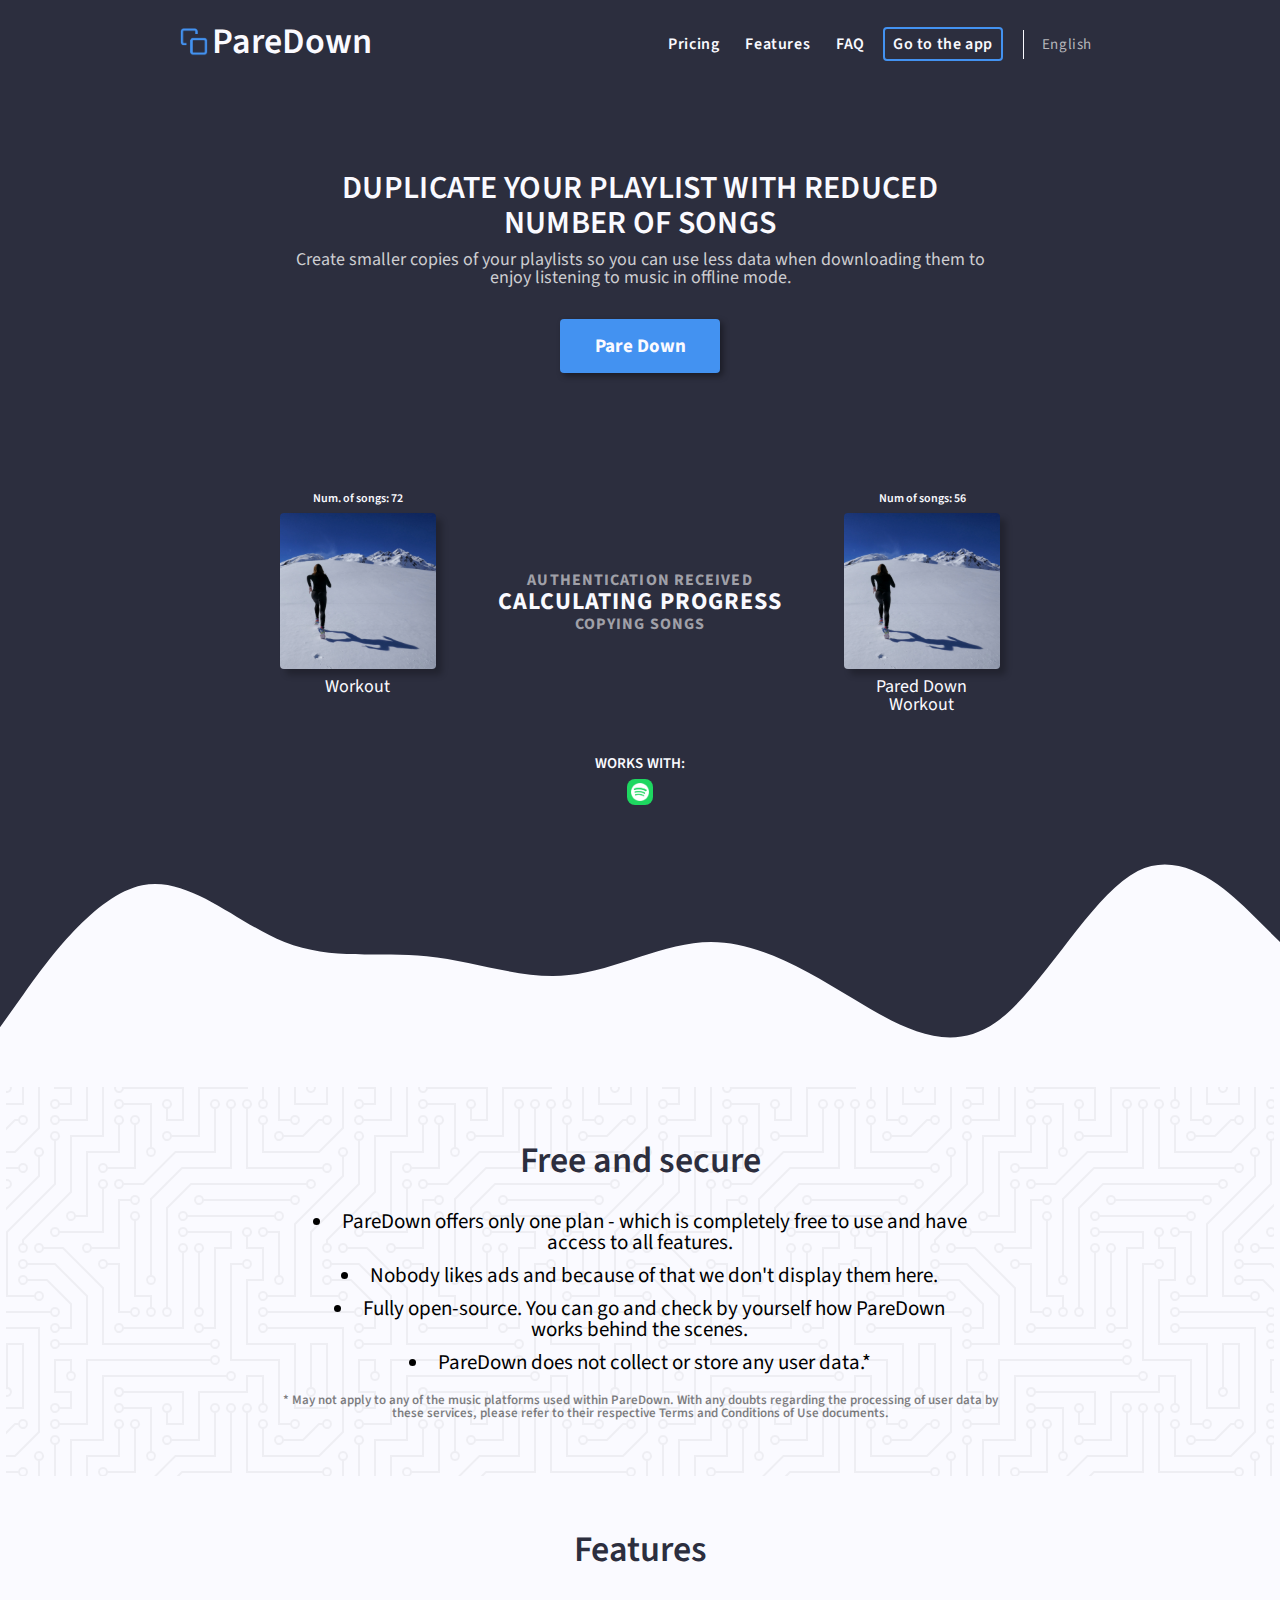
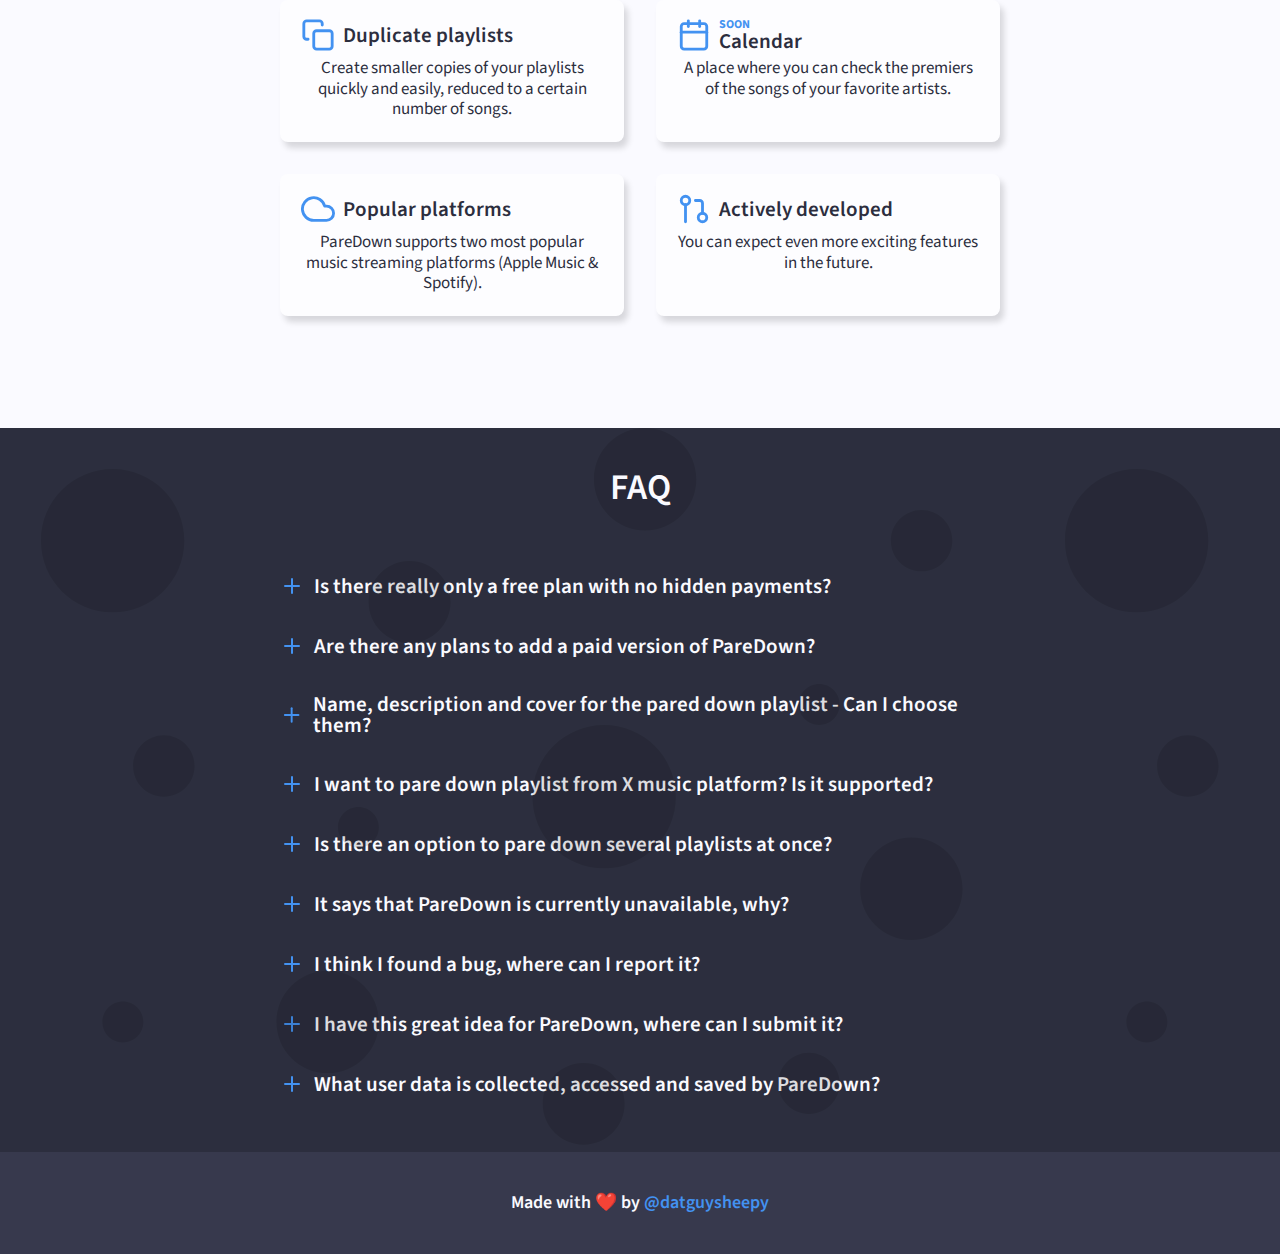
<file: index.html>
<!doctype html><html lang="en"><head><meta charset="utf-8"/><meta name="viewport" content="width=device-width,initial-scale=1"/><meta name="description" content="Create copy of your Spotify playlist pared down to number of songs you have chosen to."/><link rel="apple-touch-icon" sizes="180x180" href="/apple-touch-icon.png"><link rel="icon" type="image/png" sizes="32x32" href="/favicon-32x32.png"><link rel="icon" type="image/png" sizes="16x16" href="/favicon-16x16.png"><link rel="manifest" href="/site.webmanifest"><link rel="mask-icon" href="/safari-pinned-tab.svg" color="#1db954"><meta name="msapplication-TileColor" content="#333333"><meta name="theme-color" content="#333333"><link rel="manifest" href="/manifest.json"/><link href="https://fonts.googleapis.com/css?family=Source+Sans+Pro:400,600,700&display=swap" rel="stylesheet"><title>PareDown</title><script type="text/javascript">!function(i){if(i.search){var l={};i.search.slice(1).split("&").forEach(function(i){var a=i.split("=");l[a[0]]=a.slice(1).join("=").replace(/~and~/g,"&")}),void 0!==l.p&&window.history.replaceState(null,null,i.pathname.slice(0,-1)+(l.p||"")+(l.q?"?"+l.q:"")+i.hash)}}(window.location)</script><link href="/static/css/main.692115fa.chunk.css" rel="stylesheet"></head><body><noscript>You need to enable JavaScript to run this app.</noscript><div id="root"></div><script>!function(p){function e(e){for(var r,t,n=e[0],o=e[1],u=e[2],l=0,a=[];l<n.length;l++)t=n[l],Object.prototype.hasOwnProperty.call(i,t)&&i[t]&&a.push(i[t][0]),i[t]=0;for(r in o)Object.prototype.hasOwnProperty.call(o,r)&&(p[r]=o[r]);for(s&&s(e);a.length;)a.shift()();return c.push.apply(c,u||[]),f()}function f(){for(var e,r=0;r<c.length;r++){for(var t=c[r],n=!0,o=1;o<t.length;o++){var u=t[o];0!==i[u]&&(n=!1)}n&&(c.splice(r--,1),e=l(l.s=t[0]))}return e}var t={},i={1:0},c=[];function l(e){if(t[e])return t[e].exports;var r=t[e]={i:e,l:!1,exports:{}};return p[e].call(r.exports,r,r.exports,l),r.l=!0,r.exports}l.m=p,l.c=t,l.d=function(e,r,t){l.o(e,r)||Object.defineProperty(e,r,{enumerable:!0,get:t})},l.r=function(e){"undefined"!=typeof Symbol&&Symbol.toStringTag&&Object.defineProperty(e,Symbol.toStringTag,{value:"Module"}),Object.defineProperty(e,"__esModule",{value:!0})},l.t=function(r,e){if(1&e&&(r=l(r)),8&e)return r;if(4&e&&"object"==typeof r&&r&&r.__esModule)return r;var t=Object.create(null);if(l.r(t),Object.defineProperty(t,"default",{enumerable:!0,value:r}),2&e&&"string"!=typeof r)for(var n in r)l.d(t,n,function(e){return r[e]}.bind(null,n));return t},l.n=function(e){var r=e&&e.__esModule?function(){return e.default}:function(){return e};return l.d(r,"a",r),r},l.o=function(e,r){return Object.prototype.hasOwnProperty.call(e,r)},l.p="/";var r=this["webpackJsonppare-down"]=this["webpackJsonppare-down"]||[],n=r.push.bind(r);r.push=e,r=r.slice();for(var o=0;o<r.length;o++)e(r[o]);var s=n;f()}([])</script><script src="/static/js/2.c93221c2.chunk.js"></script><script src="/static/js/main.8804a2e1.chunk.js"></script></body></html>
</file>
<file: static/css/main.692115fa.chunk.css>
a,abbr,acronym,address,applet,article,aside,audio,b,big,blockquote,body,canvas,caption,center,cite,code,dd,del,details,dfn,div,dl,dt,em,embed,fieldset,figcaption,figure,footer,form,h1,h2,h3,h4,h5,h6,header,hgroup,html,i,iframe,img,ins,kbd,label,legend,li,mark,menu,nav,object,ol,output,p,pre,q,ruby,s,samp,section,small,span,strike,strong,sub,summary,sup,table,tbody,td,tfoot,th,thead,time,tr,tt,u,ul,var,video{margin:0;padding:0;border:0;font-size:100%;font:inherit;vertical-align:baseline}article,aside,details,figcaption,figure,footer,header,hgroup,menu,nav,section{display:block}body{line-height:1}ol,ul{list-style:none}blockquote,q{quotes:none}blockquote:after,blockquote:before,q:after,q:before{content:"";content:none}table{border-collapse:collapse;border-spacing:0}:root{--text1:#fafaff;--text2:#cdcdd1;--text3:#787a84;--gray1:#2c2e3e;--gray2:#37394d;--gray3:#252633;--brand:#4392f1}
/*# sourceMappingURL=main.692115fa.chunk.css.map */
</file>
